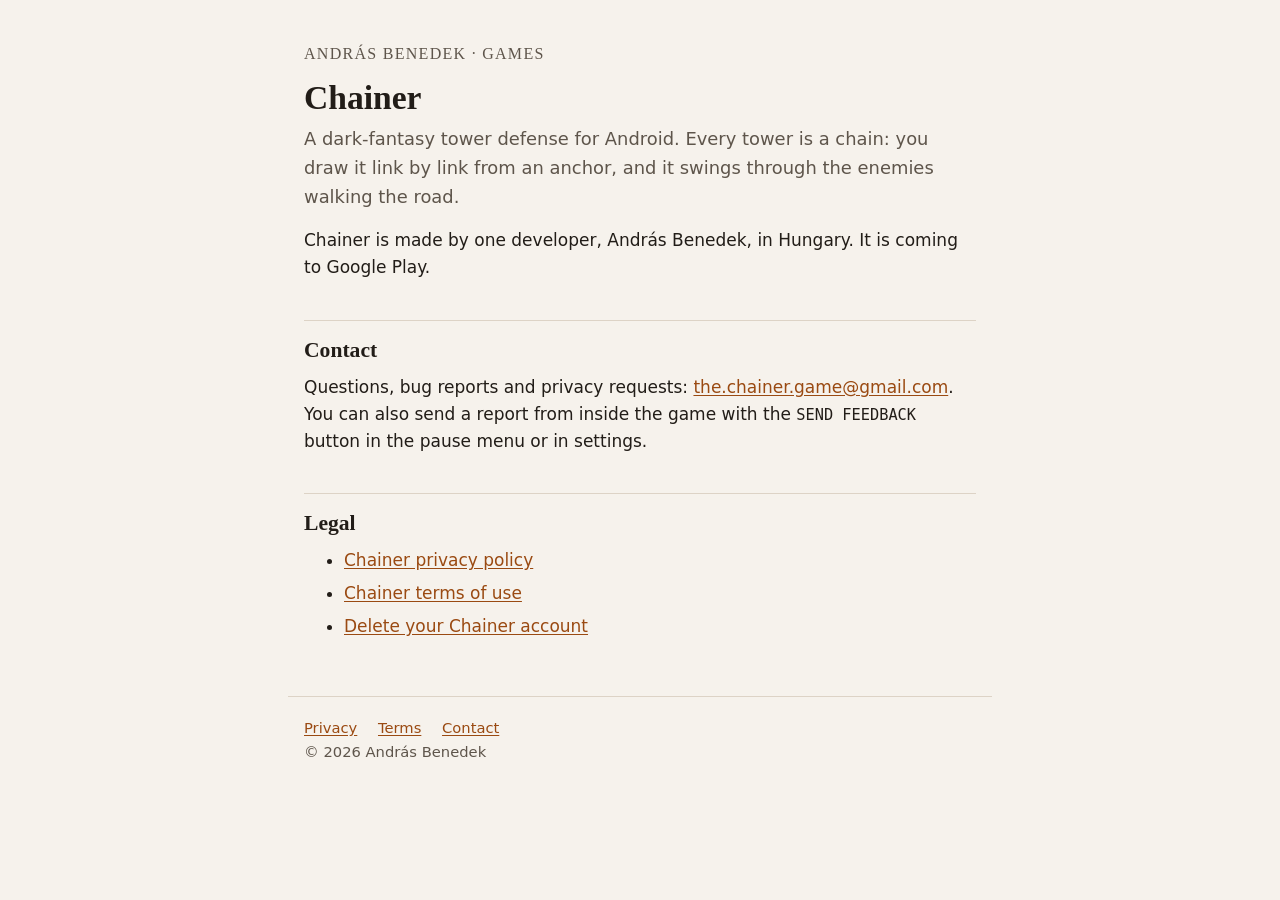
<file: index.html>
<!doctype html>
<html lang="en">
<head>
<meta charset="utf-8">
<meta name="viewport" content="width=device-width, initial-scale=1">
<title>Chainer</title>
<meta name="description" content="Chainer, a dark-fantasy tower defense game for Android where every tower is a chain you draw.">
<link rel="stylesheet" href="/style.css">
</head>
<body>
<header>
  <a class="site" href="/">András Benedek · games</a>
</header>
<main>
  <h1>Chainer</h1>
  <p class="lede">A dark-fantasy tower defense for Android. Every tower is a chain: you draw it link by link from an anchor, and it swings through the enemies walking the road.</p>
  <p>Chainer is made by one developer, András Benedek, in Hungary. It is coming to Google Play.</p>

  <h2>Contact</h2>
  <p>Questions, bug reports and privacy requests: <a href="mailto:the.chainer.game@gmail.com">the.chainer.game@gmail.com</a>. You can also send a report from inside the game with the <span class="ui">SEND FEEDBACK</span> button in the pause menu or in settings.</p>

  <h2>Legal</h2>
  <ul>
    <li><a href="/chainer/privacy.html">Chainer privacy policy</a></li>
    <li><a href="/chainer/terms.html">Chainer terms of use</a></li>
    <li><a href="/chainer/delete-account.html">Delete your Chainer account</a></li>
  </ul>
</main>
<footer>
  <a href="/chainer/privacy.html">Privacy</a>
  <a href="/chainer/terms.html">Terms</a>
  <a href="mailto:the.chainer.game@gmail.com">Contact</a>
  <p>© 2026 András Benedek</p>
</footer>
</body>
</html>
</file>
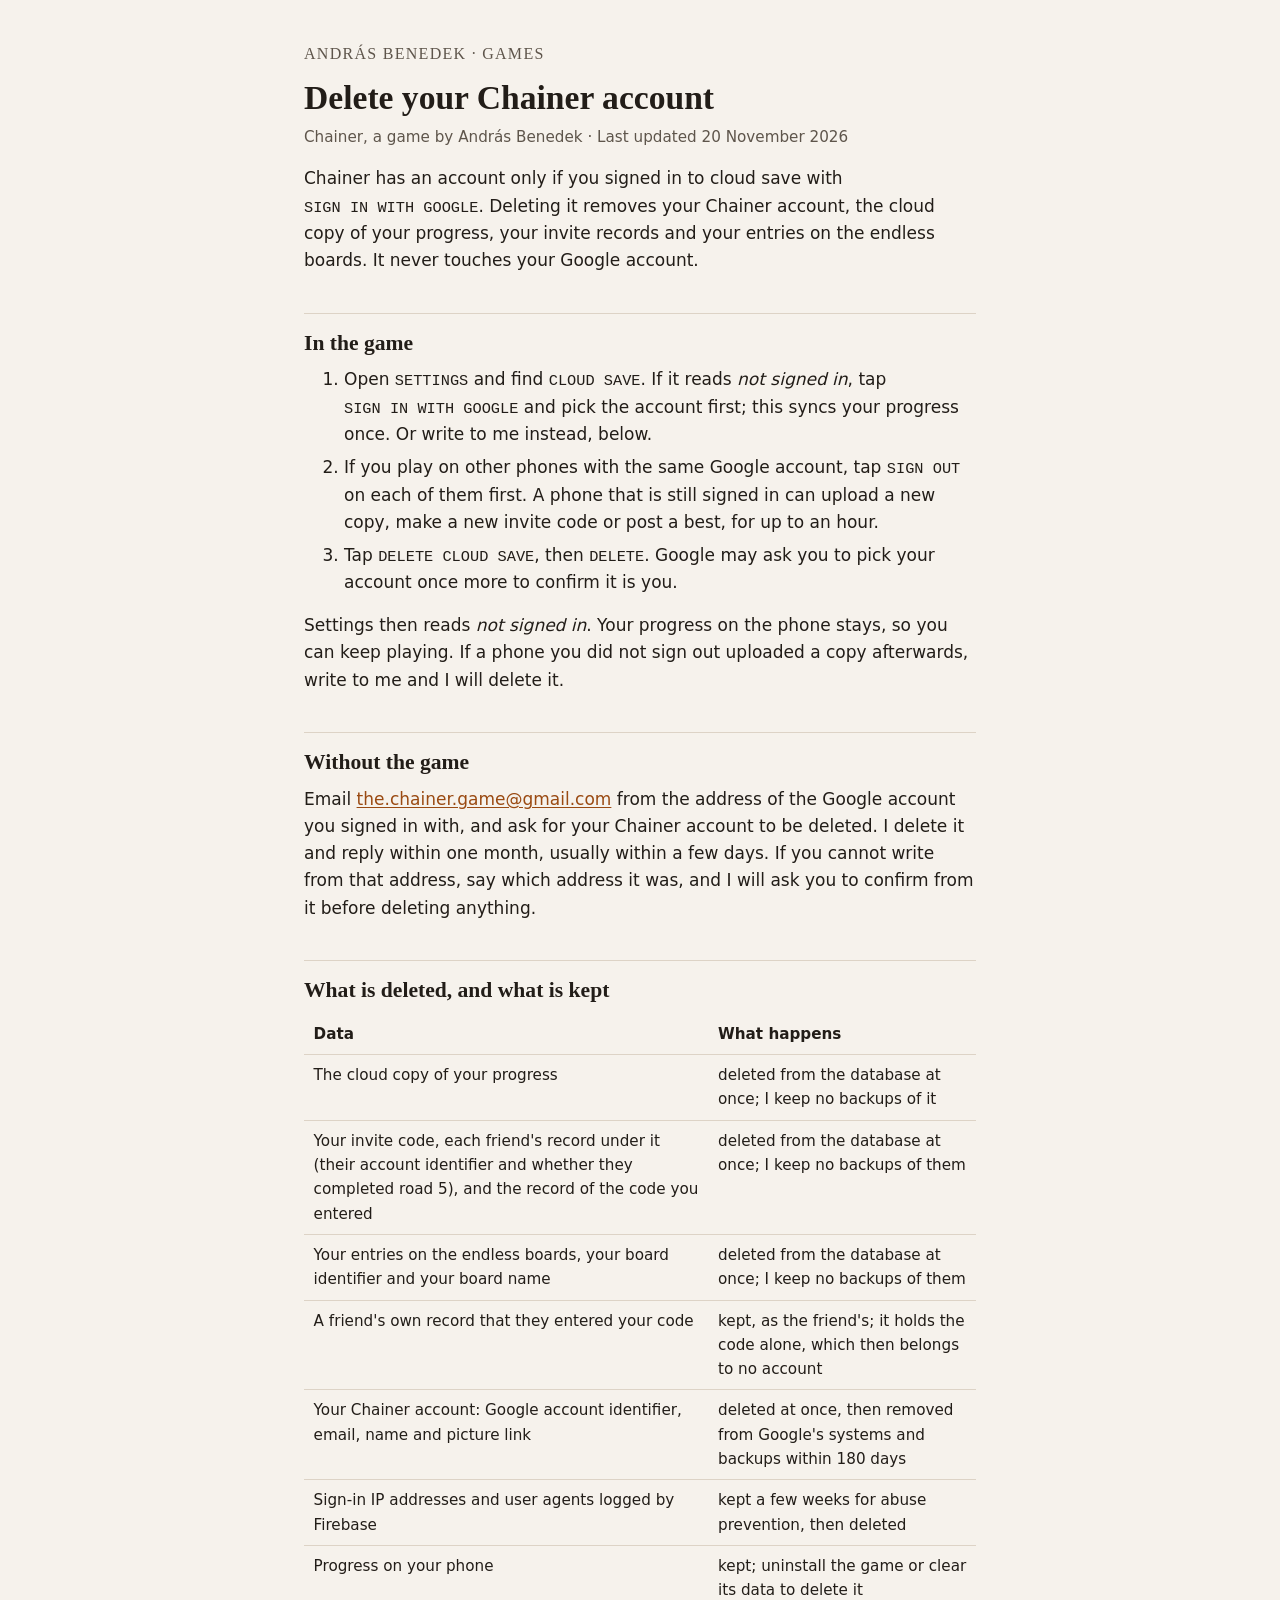
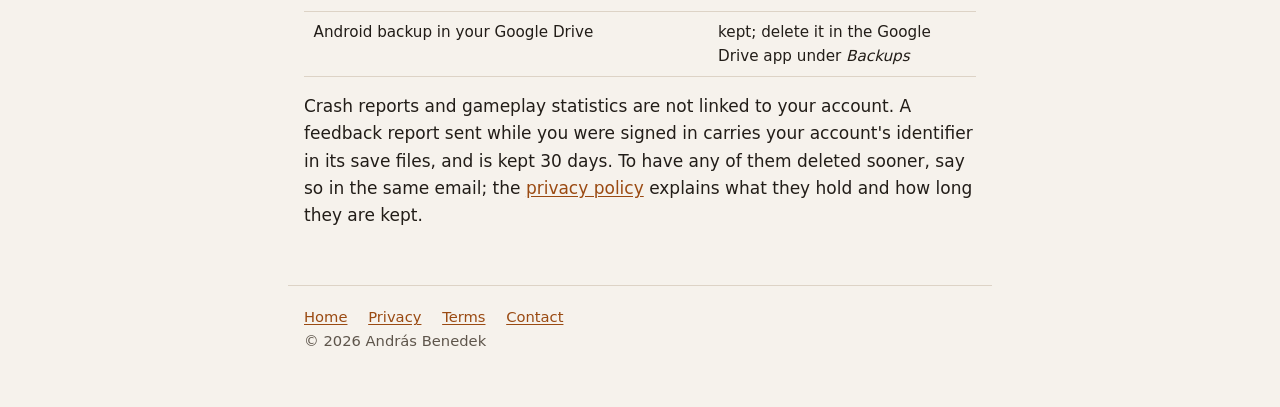
<file: chainer/delete-account.html>
<!doctype html>
<html lang="en">
<head>
<meta charset="utf-8">
<meta name="viewport" content="width=device-width, initial-scale=1">
<title>Delete your Chainer account</title>
<meta name="description" content="How to delete your Chainer cloud-save account and the cloud copy of your progress, in the game or by email.">
<link rel="stylesheet" href="/style.css">
</head>
<body>
<header>
  <a class="site" href="/">András Benedek · games</a>
</header>
<main>
  <h1>Delete your Chainer account</h1>
  <p class="meta">Chainer, a game by András Benedek · Last updated 20 November 2026</p>

  <p>Chainer has an account only if you signed in to cloud save with <span class="ui">SIGN IN WITH GOOGLE</span>. Deleting it removes your Chainer account, the cloud copy of your progress, your invite records and your entries on the endless boards. It never touches your Google account.</p>

  <h2>In the game</h2>
  <ol>
    <li>Open <span class="ui">SETTINGS</span> and find <span class="ui">CLOUD SAVE</span>. If it reads <em>not signed in</em>, tap <span class="ui">SIGN IN WITH GOOGLE</span> and pick the account first; this syncs your progress once. Or write to me instead, below.</li>
    <li>If you play on other phones with the same Google account, tap <span class="ui">SIGN OUT</span> on each of them first. A phone that is still signed in can upload a new copy, make a new invite code or post a best, for up to an hour.</li>
    <li>Tap <span class="ui">DELETE CLOUD SAVE</span>, then <span class="ui">DELETE</span>. Google may ask you to pick your account once more to confirm it is you.</li>
  </ol>
  <p>Settings then reads <em>not signed in</em>. Your progress on the phone stays, so you can keep playing. If a phone you did not sign out uploaded a copy afterwards, write to me and I will delete it.</p>

  <h2>Without the game</h2>
  <p>Email <a href="mailto:the.chainer.game@gmail.com?subject=Delete%20my%20Chainer%20account">the.chainer.game@gmail.com</a> from the address of the Google account you signed in with, and ask for your Chainer account to be deleted. I delete it and reply within one month, usually within a few days. If you cannot write from that address, say which address it was, and I will ask you to confirm from it before deleting anything.</p>

  <h2>What is deleted, and what is kept</h2>
  <div class="table-wrap">
    <table>
      <thead><tr><th>Data</th><th>What happens</th></tr></thead>
      <tbody>
        <tr><td>The cloud copy of your progress</td><td>deleted from the database at once; I keep no backups of it</td></tr>
        <tr><td>Your invite code, each friend's record under it (their account identifier and whether they completed road 5), and the record of the code you entered</td><td>deleted from the database at once; I keep no backups of them</td></tr>
        <tr><td>Your entries on the endless boards, your board identifier and your board name</td><td>deleted from the database at once; I keep no backups of them</td></tr>
        <tr><td>A friend's own record that they entered your code</td><td>kept, as the friend's; it holds the code alone, which then belongs to no account</td></tr>
        <tr><td>Your Chainer account: Google account identifier, email, name and picture link</td><td>deleted at once, then removed from Google's systems and backups within 180 days</td></tr>
        <tr><td>Sign-in IP addresses and user agents logged by Firebase</td><td>kept a few weeks for abuse prevention, then deleted</td></tr>
        <tr><td>Progress on your phone</td><td>kept; uninstall the game or clear its data to delete it</td></tr>
        <tr><td>Android backup in your Google Drive</td><td>kept; delete it in the Google Drive app under <em>Backups</em></td></tr>
      </tbody>
    </table>
  </div>
  <p>Crash reports and gameplay statistics are not linked to your account. A feedback report sent while you were signed in carries your account's identifier in its save files, and is kept 30 days. To have any of them deleted sooner, say so in the same email; the <a href="/chainer/privacy.html">privacy policy</a> explains what they hold and how long they are kept.</p>
</main>
<footer>
  <a href="/">Home</a>
  <a href="/chainer/privacy.html">Privacy</a>
  <a href="/chainer/terms.html">Terms</a>
  <a href="mailto:the.chainer.game@gmail.com">Contact</a>
  <p>© 2026 András Benedek</p>
</footer>
</body>
</html>
</file>
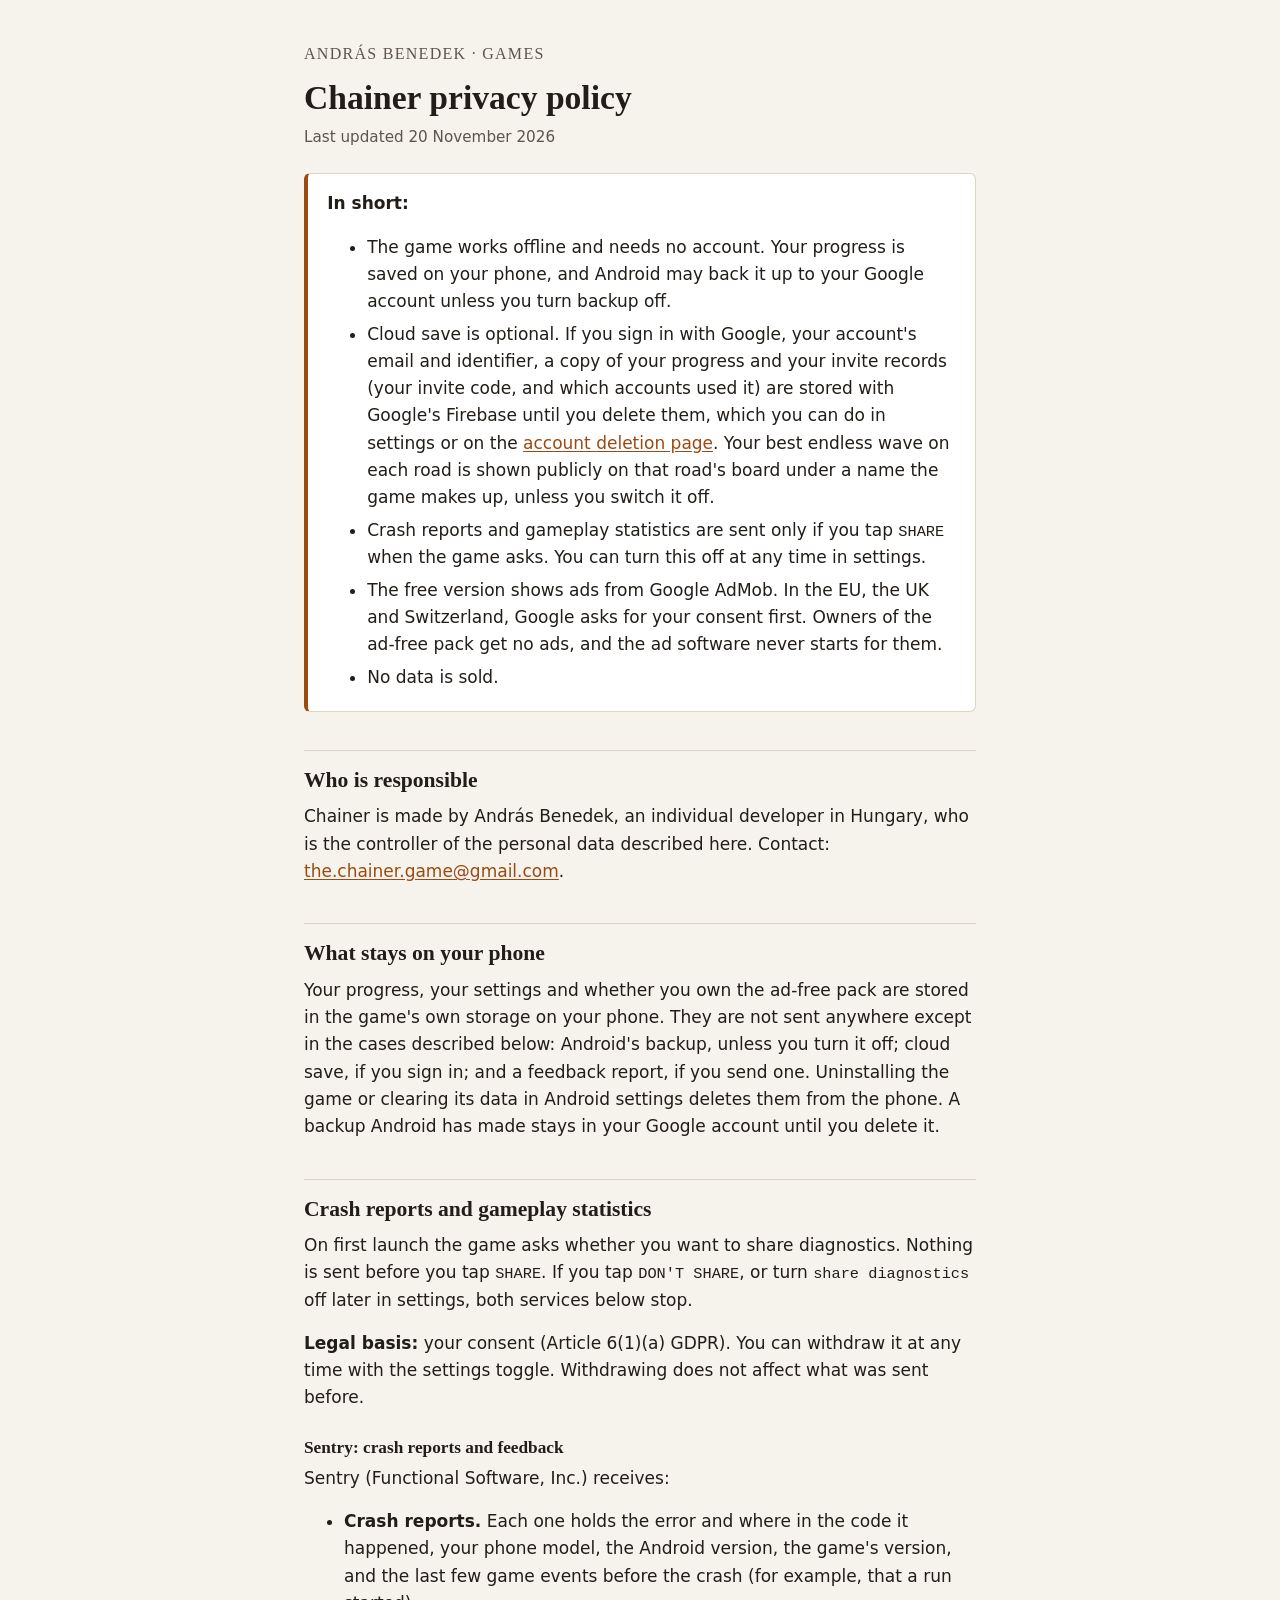
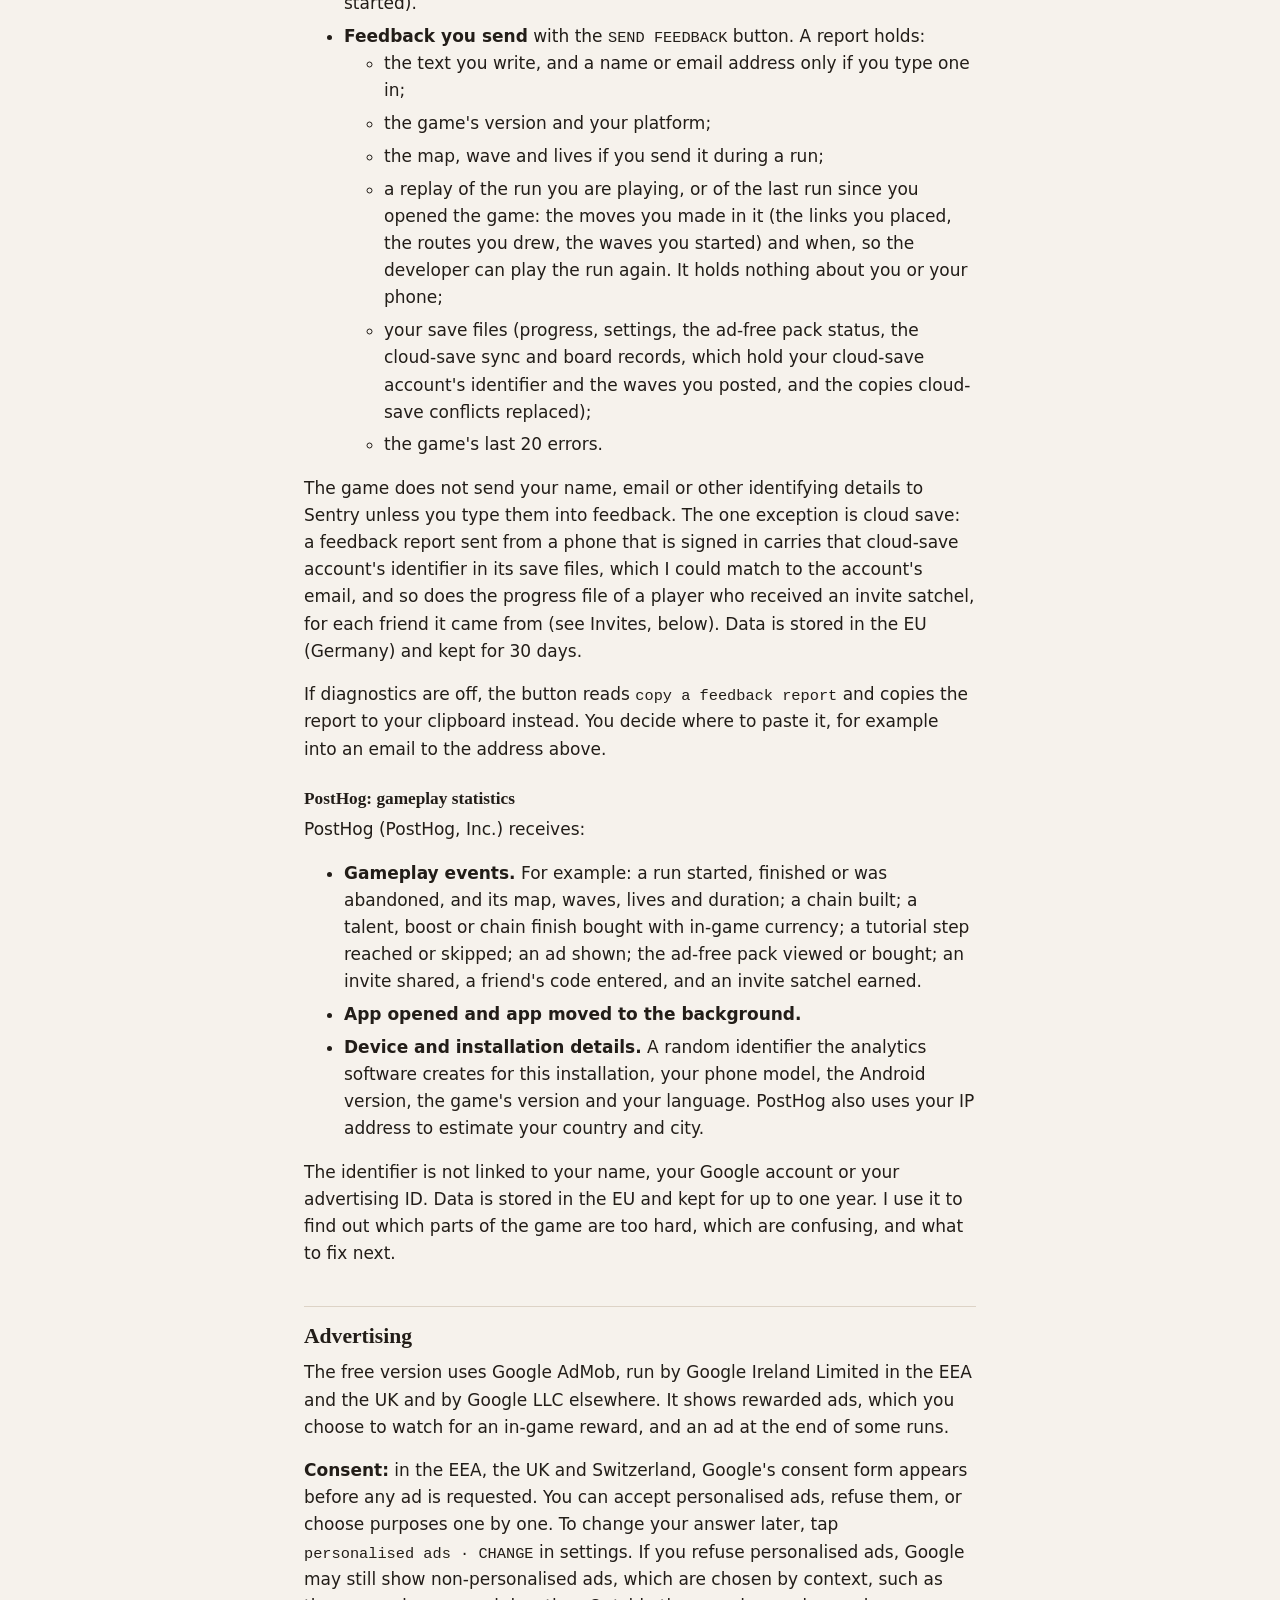
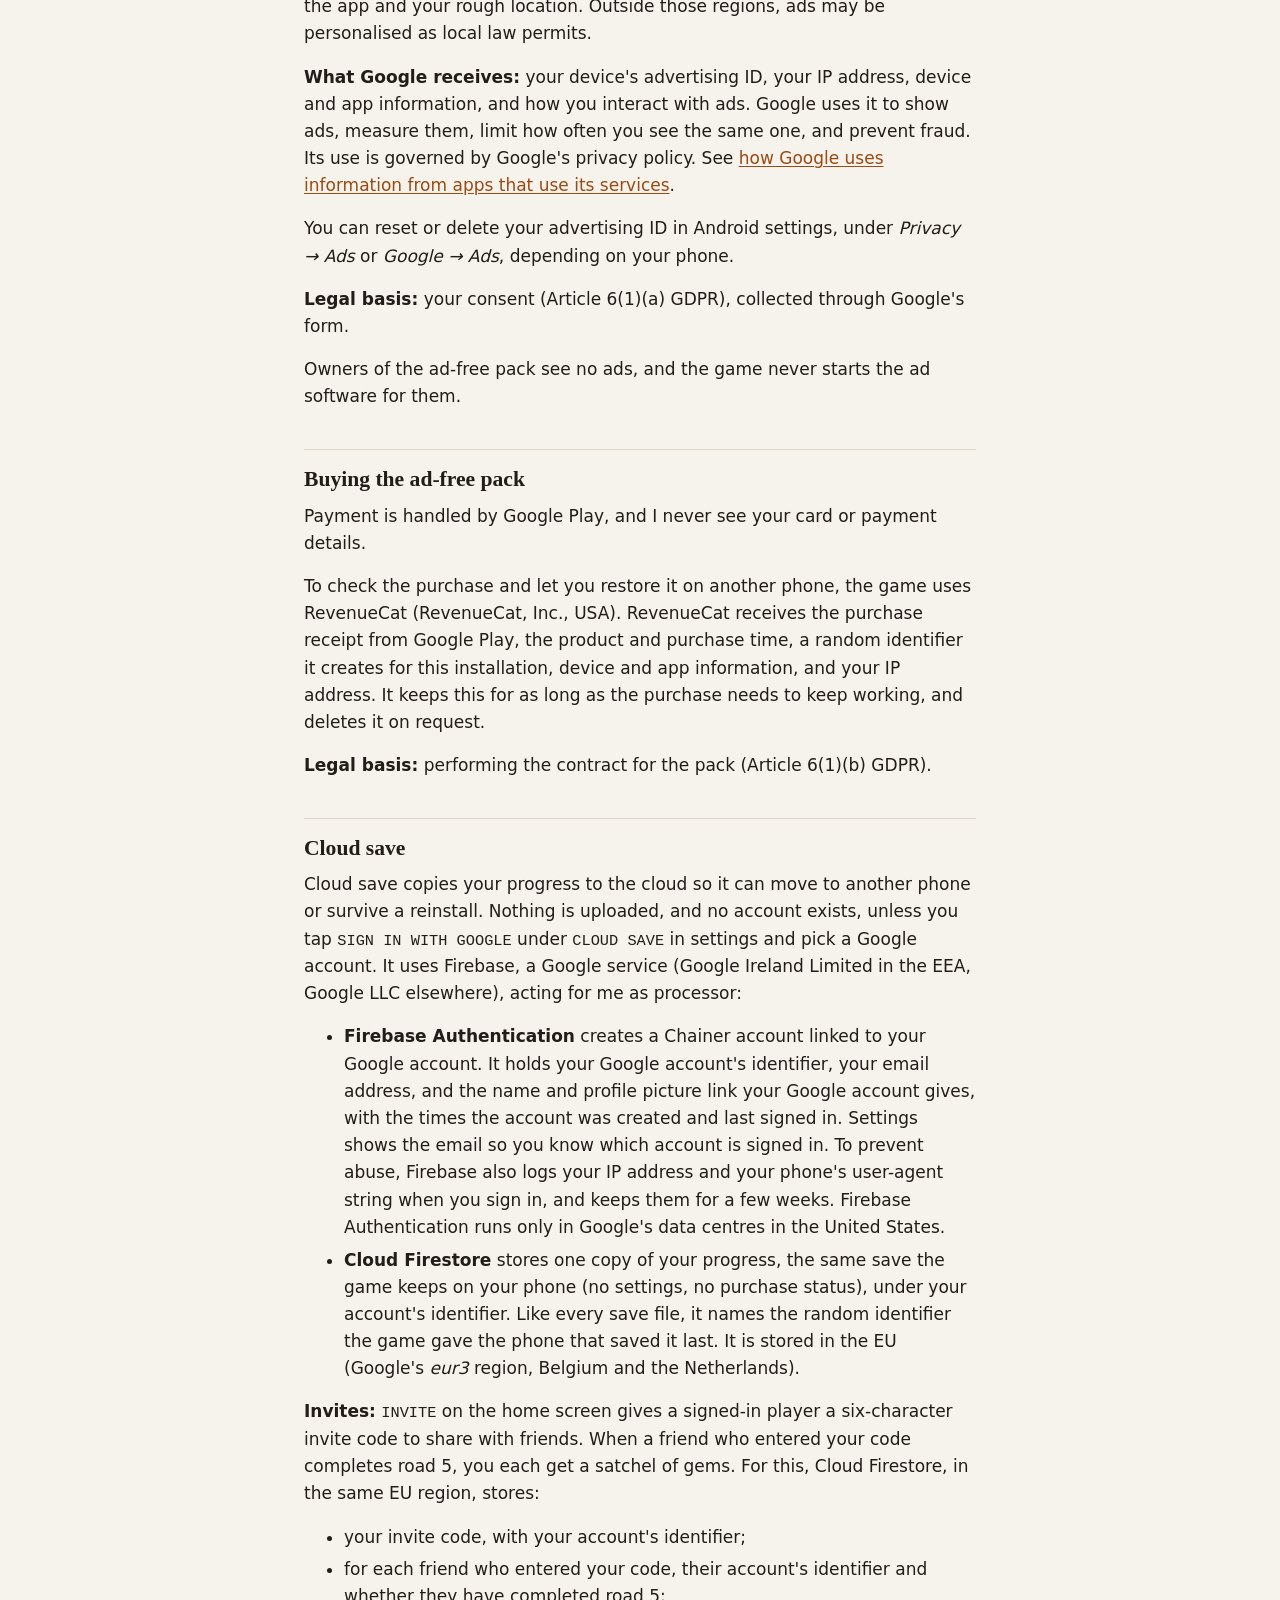
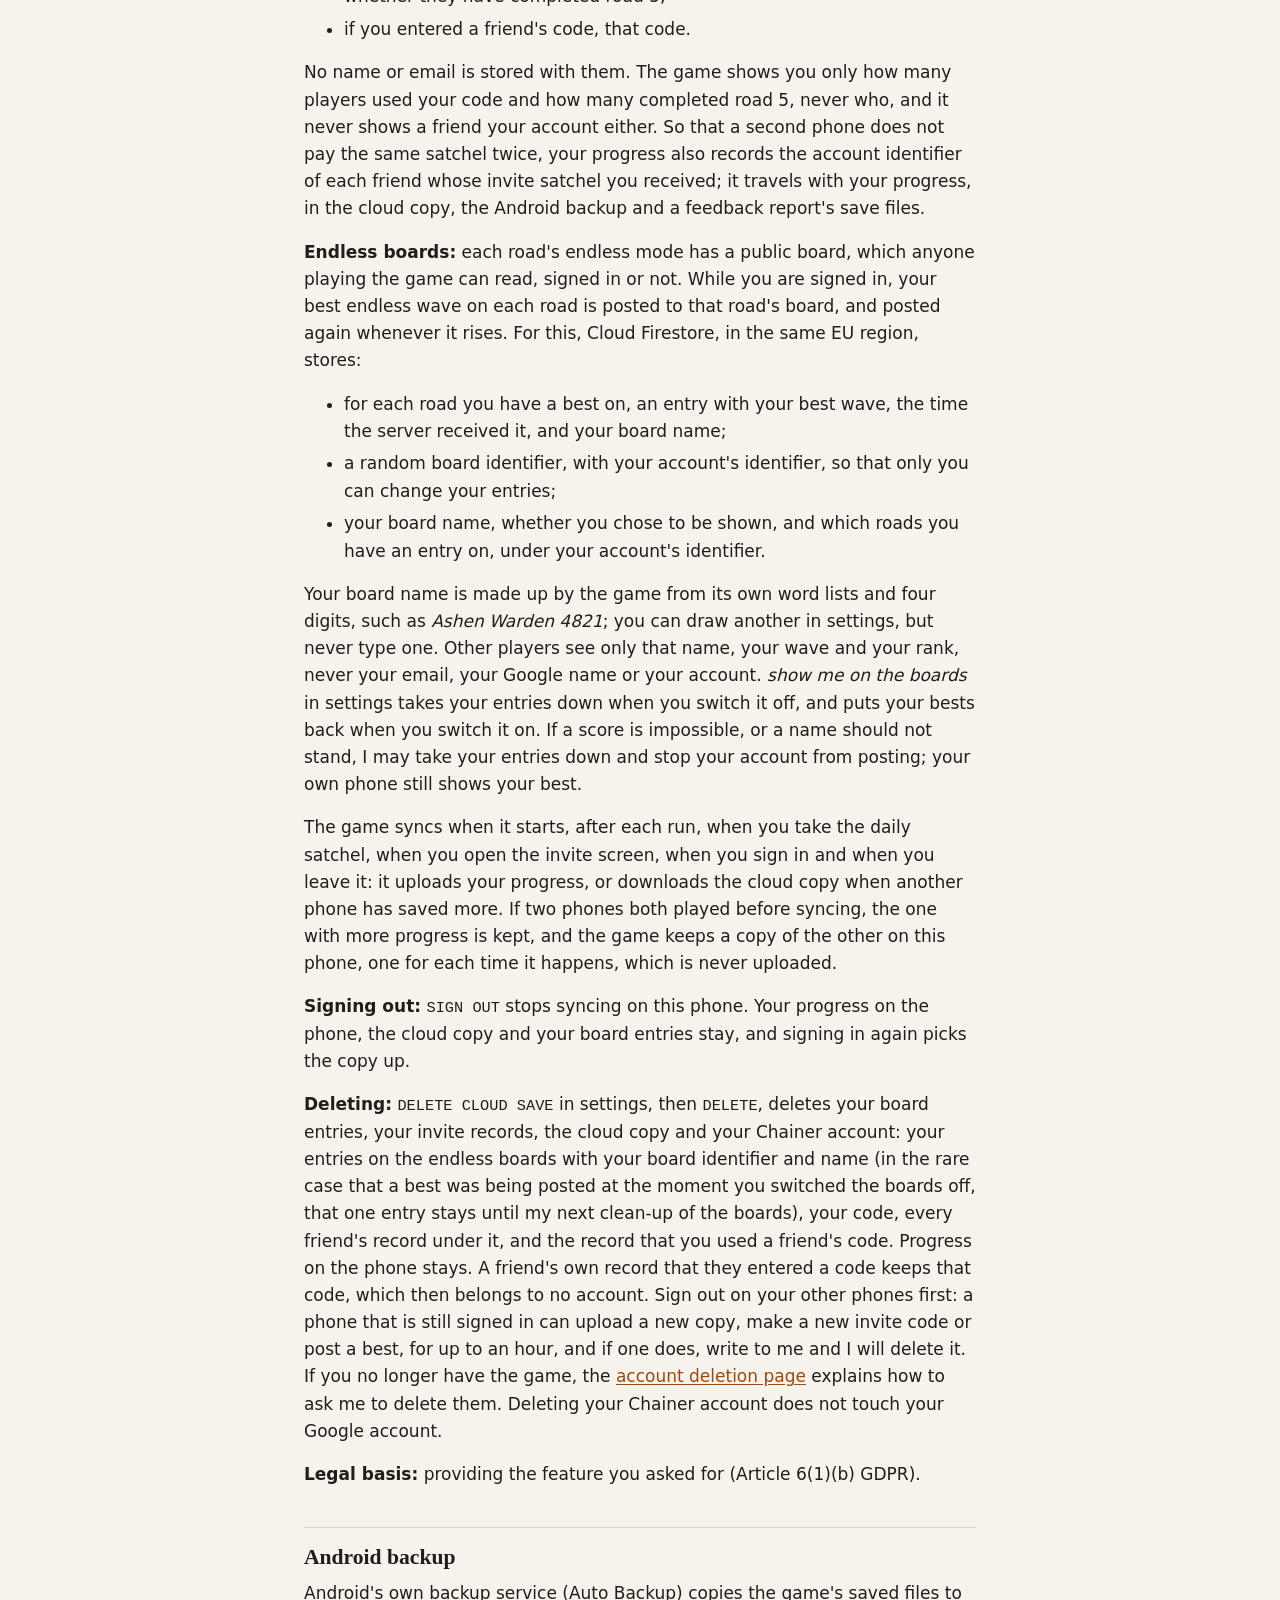
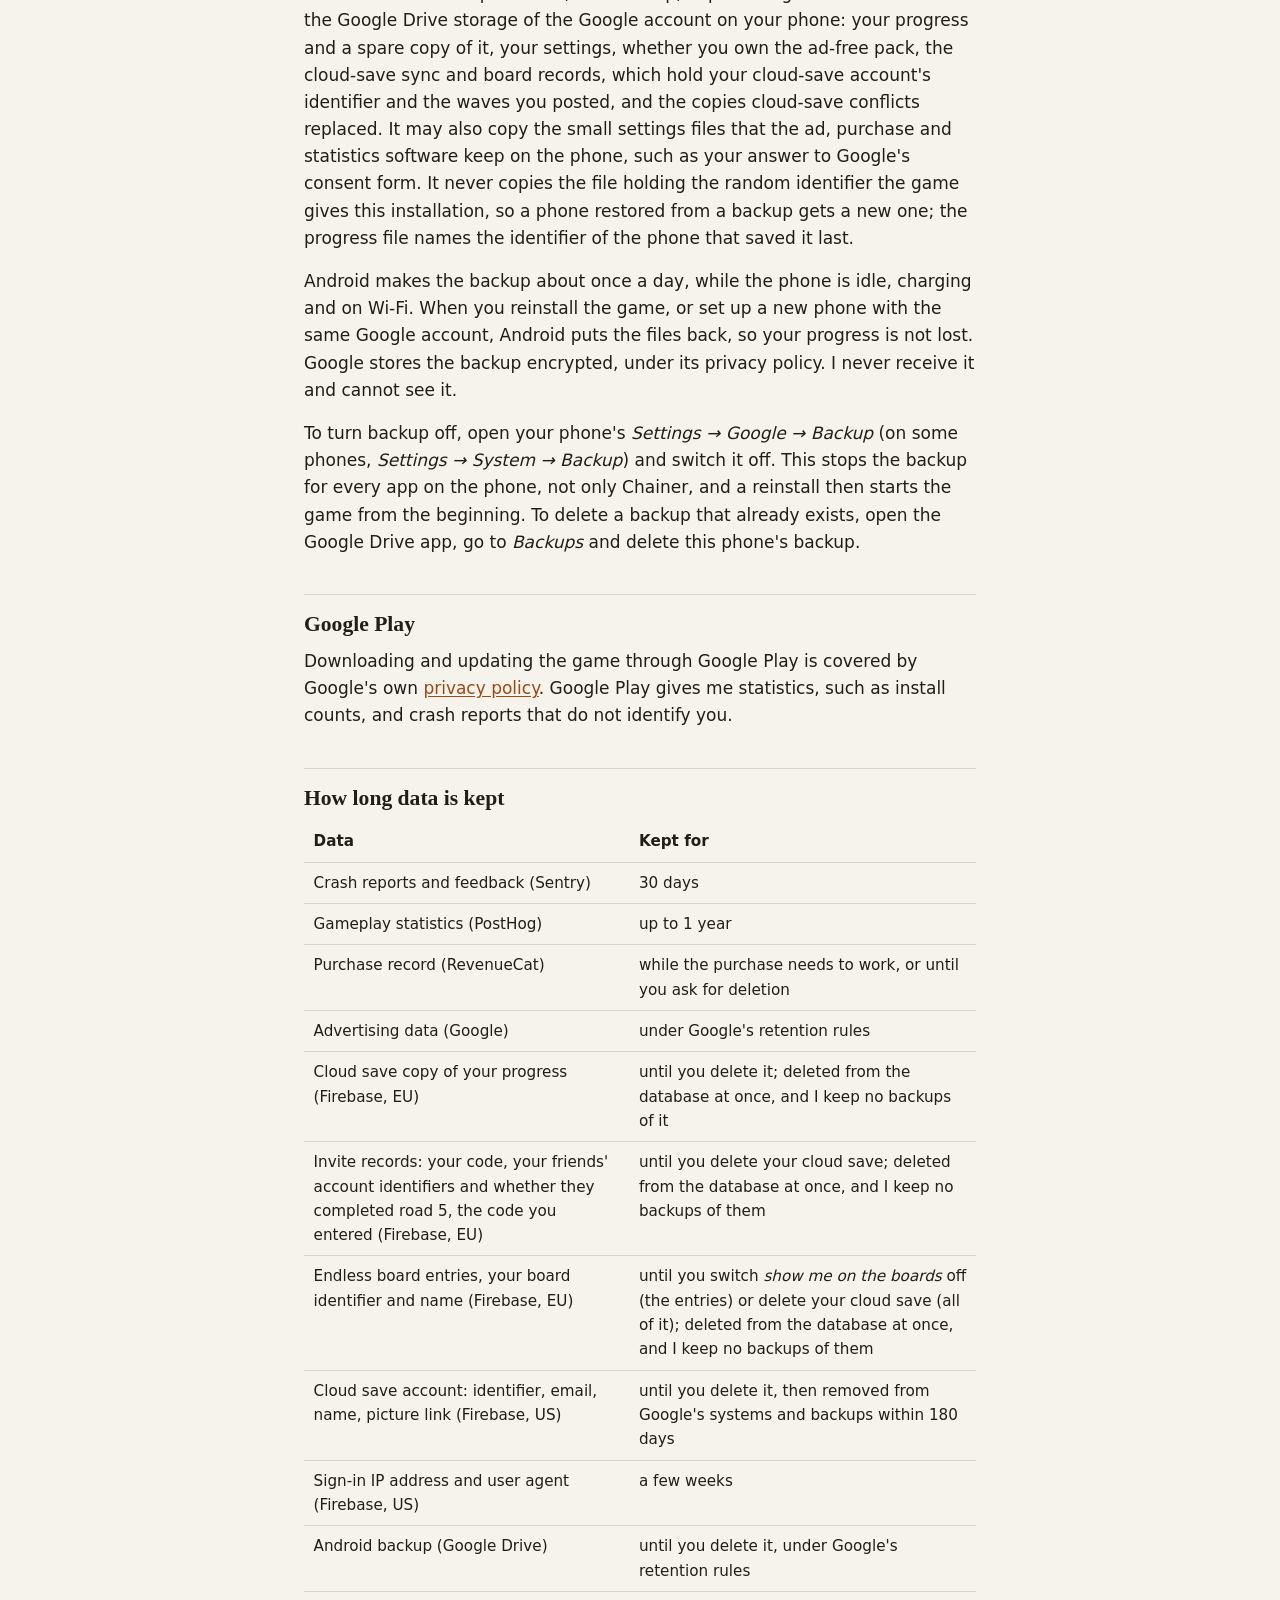
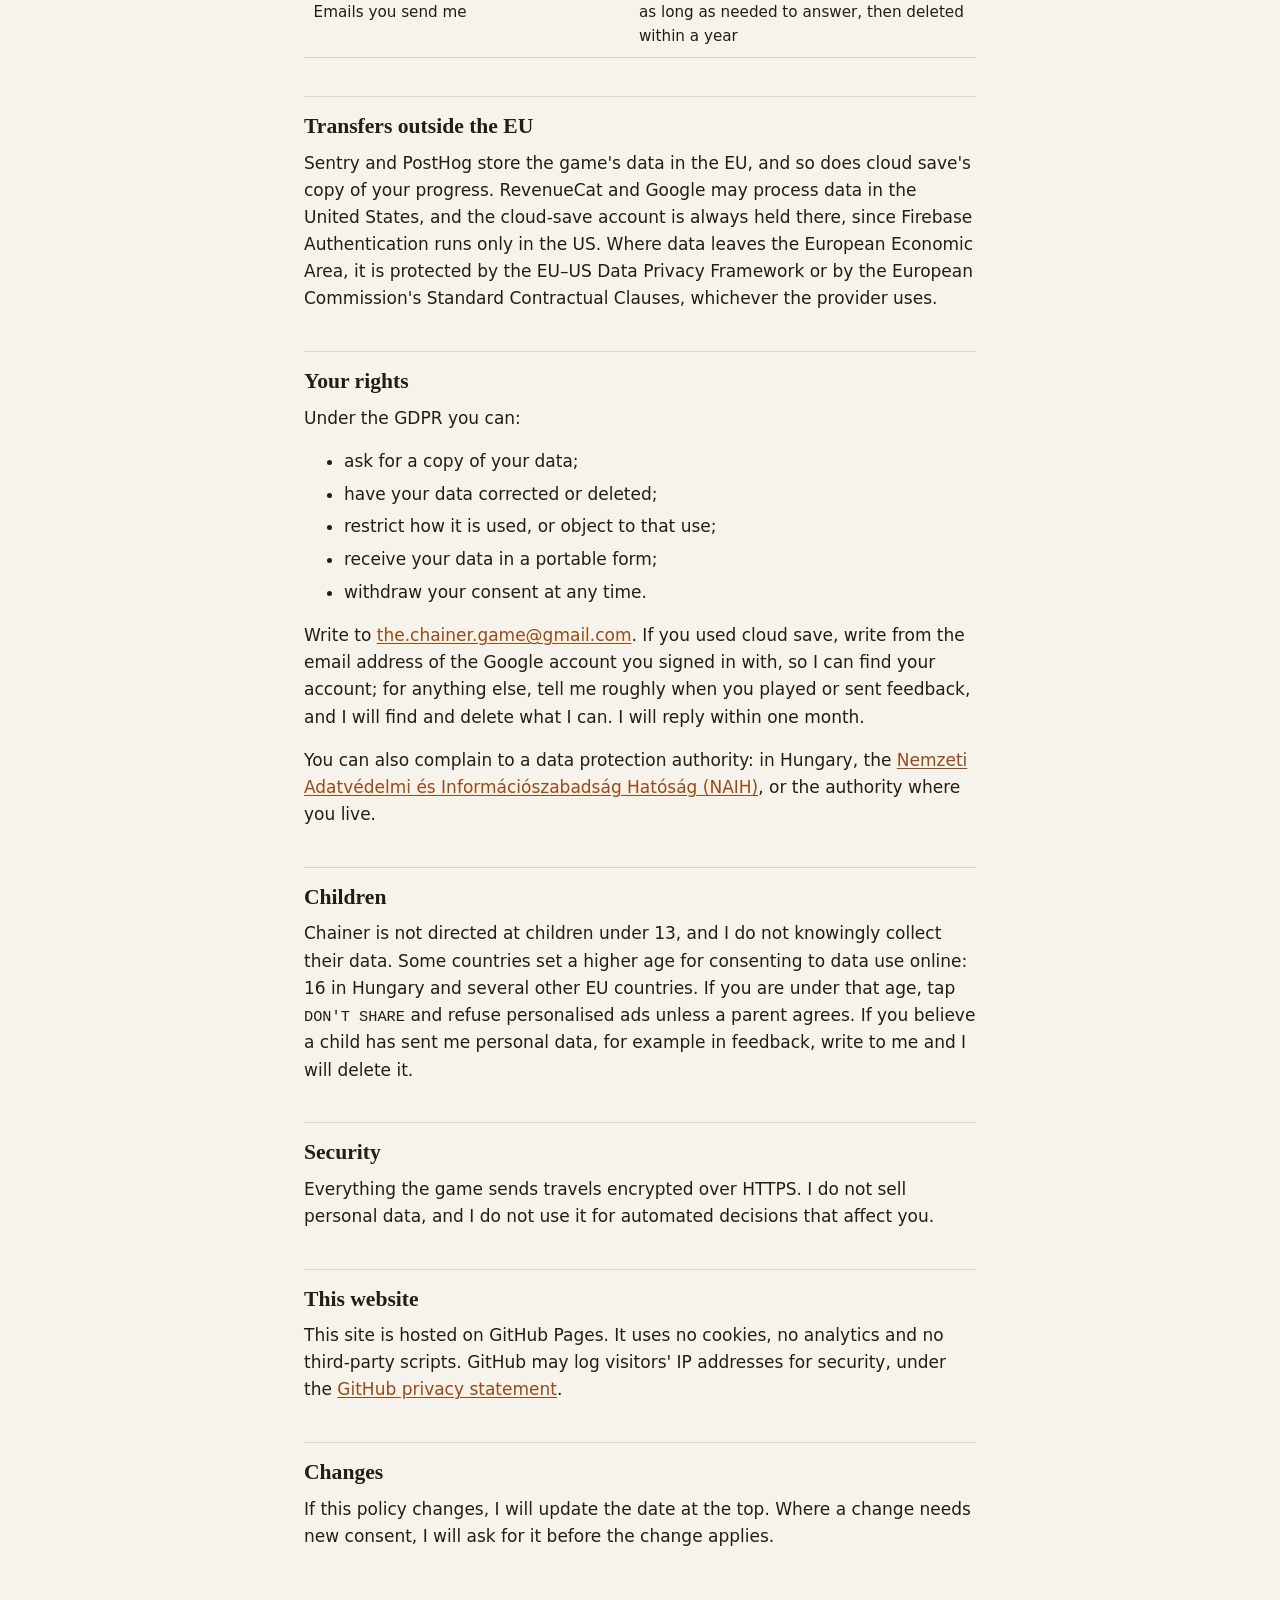
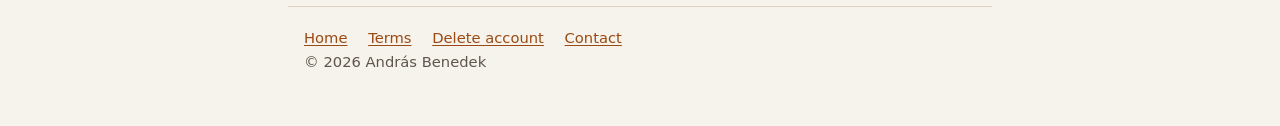
<file: chainer/privacy.html>
<!doctype html>
<html lang="en">
<head>
<meta charset="utf-8">
<meta name="viewport" content="width=device-width, initial-scale=1">
<title>Chainer Privacy Policy</title>
<meta name="description" content="What data the Chainer game collects, why, who receives it, and how to change your choices.">
<link rel="stylesheet" href="/style.css">
</head>
<body>
<header>
  <a class="site" href="/">András Benedek · games</a>
</header>
<main>
  <h1>Chainer privacy policy</h1>
  <p class="meta">Last updated 20 November 2026</p>

  <div class="summary">
    <p><strong>In short:</strong></p>
    <ul>
      <li>The game works offline and needs no account. Your progress is saved on your phone, and Android may back it up to your Google account unless you turn backup off.</li>
      <li>Cloud save is optional. If you sign in with Google, your account's email and identifier, a copy of your progress and your invite records (your invite code, and which accounts used it) are stored with Google's Firebase until you delete them, which you can do in settings or on the <a href="/chainer/delete-account.html">account deletion page</a>. Your best endless wave on each road is shown publicly on that road's board under a name the game makes up, unless you switch it off.</li>
      <li>Crash reports and gameplay statistics are sent only if you tap <span class="ui">SHARE</span> when the game asks. You can turn this off at any time in settings.</li>
      <li>The free version shows ads from Google AdMob. In the EU, the UK and Switzerland, Google asks for your consent first. Owners of the ad-free pack get no ads, and the ad software never starts for them.</li>
      <li>No data is sold.</li>
    </ul>
  </div>

  <h2>Who is responsible</h2>
  <p>Chainer is made by András Benedek, an individual developer in Hungary, who is the controller of the personal data described here. Contact: <a href="mailto:the.chainer.game@gmail.com">the.chainer.game@gmail.com</a>.</p>

  <h2>What stays on your phone</h2>
  <p>Your progress, your settings and whether you own the ad-free pack are stored in the game's own storage on your phone. They are not sent anywhere except in the cases described below: Android's backup, unless you turn it off; cloud save, if you sign in; and a feedback report, if you send one. Uninstalling the game or clearing its data in Android settings deletes them from the phone. A backup Android has made stays in your Google account until you delete it.</p>

  <h2>Crash reports and gameplay statistics</h2>
  <p>On first launch the game asks whether you want to share diagnostics. Nothing is sent before you tap <span class="ui">SHARE</span>. If you tap <span class="ui">DON'T SHARE</span>, or turn <span class="ui">share diagnostics</span> off later in settings, both services below stop.</p>
  <p><strong>Legal basis:</strong> your consent (Article 6(1)(a) GDPR). You can withdraw it at any time with the settings toggle. Withdrawing does not affect what was sent before.</p>

  <h3>Sentry: crash reports and feedback</h3>
  <p>Sentry (Functional Software, Inc.) receives:</p>
  <ul>
    <li><strong>Crash reports.</strong> Each one holds the error and where in the code it happened, your phone model, the Android version, the game's version, and the last few game events before the crash (for example, that a run started).</li>
    <li><strong>Feedback you send</strong> with the <span class="ui">SEND FEEDBACK</span> button. A report holds:
      <ul>
        <li>the text you write, and a name or email address only if you type one in;</li>
        <li>the game's version and your platform;</li>
        <li>the map, wave and lives if you send it during a run;</li>
        <li>a replay of the run you are playing, or of the last run since you opened the game: the moves you made in it (the links you placed, the routes you drew, the waves you started) and when, so the developer can play the run again. It holds nothing about you or your phone;</li>
        <li>your save files (progress, settings, the ad-free pack status, the cloud-save sync and board records, which hold your cloud-save account's identifier and the waves you posted, and the copies cloud-save conflicts replaced);</li>
        <li>the game's last 20 errors.</li>
      </ul>
    </li>
  </ul>
  <p>The game does not send your name, email or other identifying details to Sentry unless you type them into feedback. The one exception is cloud save: a feedback report sent from a phone that is signed in carries that cloud-save account's identifier in its save files, which I could match to the account's email, and so does the progress file of a player who received an invite satchel, for each friend it came from (see Invites, below). Data is stored in the EU (Germany) and kept for 30 days.</p>
  <p>If diagnostics are off, the button reads <span class="ui">copy a feedback report</span> and copies the report to your clipboard instead. You decide where to paste it, for example into an email to the address above.</p>

  <h3>PostHog: gameplay statistics</h3>
  <p>PostHog (PostHog, Inc.) receives:</p>
  <ul>
    <li><strong>Gameplay events.</strong> For example: a run started, finished or was abandoned, and its map, waves, lives and duration; a chain built; a talent, boost or chain finish bought with in-game currency; a tutorial step reached or skipped; an ad shown; the ad-free pack viewed or bought; an invite shared, a friend's code entered, and an invite satchel earned.</li>
    <li><strong>App opened and app moved to the background.</strong></li>
    <li><strong>Device and installation details.</strong> A random identifier the analytics software creates for this installation, your phone model, the Android version, the game's version and your language. PostHog also uses your IP address to estimate your country and city.</li>
  </ul>
  <p>The identifier is not linked to your name, your Google account or your advertising ID. Data is stored in the EU and kept for up to one year. I use it to find out which parts of the game are too hard, which are confusing, and what to fix next.</p>

  <h2>Advertising</h2>
  <p>The free version uses Google AdMob, run by Google Ireland Limited in the EEA and the UK and by Google LLC elsewhere. It shows rewarded ads, which you choose to watch for an in-game reward, and an ad at the end of some runs.</p>
  <p><strong>Consent:</strong> in the EEA, the UK and Switzerland, Google's consent form appears before any ad is requested. You can accept personalised ads, refuse them, or choose purposes one by one. To change your answer later, tap <span class="ui">personalised ads · CHANGE</span> in settings. If you refuse personalised ads, Google may still show non-personalised ads, which are chosen by context, such as the app and your rough location. Outside those regions, ads may be personalised as local law permits.</p>
  <p><strong>What Google receives:</strong> your device's advertising ID, your IP address, device and app information, and how you interact with ads. Google uses it to show ads, measure them, limit how often you see the same one, and prevent fraud. Its use is governed by Google's privacy policy. See <a href="https://policies.google.com/technologies/partner-sites">how Google uses information from apps that use its services</a>.</p>
  <p>You can reset or delete your advertising ID in Android settings, under <em>Privacy → Ads</em> or <em>Google → Ads</em>, depending on your phone.</p>
  <p><strong>Legal basis:</strong> your consent (Article 6(1)(a) GDPR), collected through Google's form.</p>
  <p>Owners of the ad-free pack see no ads, and the game never starts the ad software for them.</p>

  <h2>Buying the ad-free pack</h2>
  <p>Payment is handled by Google Play, and I never see your card or payment details.</p>
  <p>To check the purchase and let you restore it on another phone, the game uses RevenueCat (RevenueCat, Inc., USA). RevenueCat receives the purchase receipt from Google Play, the product and purchase time, a random identifier it creates for this installation, device and app information, and your IP address. It keeps this for as long as the purchase needs to keep working, and deletes it on request.</p>
  <p><strong>Legal basis:</strong> performing the contract for the pack (Article 6(1)(b) GDPR).</p>

  <h2>Cloud save</h2>
  <p>Cloud save copies your progress to the cloud so it can move to another phone or survive a reinstall. Nothing is uploaded, and no account exists, unless you tap <span class="ui">SIGN IN WITH GOOGLE</span> under <span class="ui">CLOUD SAVE</span> in settings and pick a Google account. It uses Firebase, a Google service (Google Ireland Limited in the EEA, Google LLC elsewhere), acting for me as processor:</p>
  <ul>
    <li><strong>Firebase Authentication</strong> creates a Chainer account linked to your Google account. It holds your Google account's identifier, your email address, and the name and profile picture link your Google account gives, with the times the account was created and last signed in. Settings shows the email so you know which account is signed in. To prevent abuse, Firebase also logs your IP address and your phone's user-agent string when you sign in, and keeps them for a few weeks. Firebase Authentication runs only in Google's data centres in the United States.</li>
    <li><strong>Cloud Firestore</strong> stores one copy of your progress, the same save the game keeps on your phone (no settings, no purchase status), under your account's identifier. Like every save file, it names the random identifier the game gave the phone that saved it last. It is stored in the EU (Google's <em>eur3</em> region, Belgium and the Netherlands).</li>
  </ul>
  <p><strong>Invites:</strong> <span class="ui">INVITE</span> on the home screen gives a signed-in player a six-character invite code to share with friends. When a friend who entered your code completes road 5, you each get a satchel of gems. For this, Cloud Firestore, in the same EU region, stores:</p>
  <ul>
    <li>your invite code, with your account's identifier;</li>
    <li>for each friend who entered your code, their account's identifier and whether they have completed road 5;</li>
    <li>if you entered a friend's code, that code.</li>
  </ul>
  <p>No name or email is stored with them. The game shows you only how many players used your code and how many completed road 5, never who, and it never shows a friend your account either. So that a second phone does not pay the same satchel twice, your progress also records the account identifier of each friend whose invite satchel you received; it travels with your progress, in the cloud copy, the Android backup and a feedback report's save files.</p>
  <p><strong>Endless boards:</strong> each road's endless mode has a public board, which anyone playing the game can read, signed in or not. While you are signed in, your best endless wave on each road is posted to that road's board, and posted again whenever it rises. For this, Cloud Firestore, in the same EU region, stores:</p>
  <ul>
    <li>for each road you have a best on, an entry with your best wave, the time the server received it, and your board name;</li>
    <li>a random board identifier, with your account's identifier, so that only you can change your entries;</li>
    <li>your board name, whether you chose to be shown, and which roads you have an entry on, under your account's identifier.</li>
  </ul>
  <p>Your board name is made up by the game from its own word lists and four digits, such as <em>Ashen Warden 4821</em>; you can draw another in settings, but never type one. Other players see only that name, your wave and your rank, never your email, your Google name or your account. <em>show me on the boards</em> in settings takes your entries down when you switch it off, and puts your bests back when you switch it on. If a score is impossible, or a name should not stand, I may take your entries down and stop your account from posting; your own phone still shows your best.</p>
  <p>The game syncs when it starts, after each run, when you take the daily satchel, when you open the invite screen, when you sign in and when you leave it: it uploads your progress, or downloads the cloud copy when another phone has saved more. If two phones both played before syncing, the one with more progress is kept, and the game keeps a copy of the other on this phone, one for each time it happens, which is never uploaded.</p>
  <p><strong>Signing out:</strong> <span class="ui">SIGN OUT</span> stops syncing on this phone. Your progress on the phone, the cloud copy and your board entries stay, and signing in again picks the copy up.</p>
  <p><strong>Deleting:</strong> <span class="ui">DELETE CLOUD SAVE</span> in settings, then <span class="ui">DELETE</span>, deletes your board entries, your invite records, the cloud copy and your Chainer account: your entries on the endless boards with your board identifier and name (in the rare case that a best was being posted at the moment you switched the boards off, that one entry stays until my next clean-up of the boards), your code, every friend's record under it, and the record that you used a friend's code. Progress on the phone stays. A friend's own record that they entered a code keeps that code, which then belongs to no account. Sign out on your other phones first: a phone that is still signed in can upload a new copy, make a new invite code or post a best, for up to an hour, and if one does, write to me and I will delete it. If you no longer have the game, the <a href="/chainer/delete-account.html">account deletion page</a> explains how to ask me to delete them. Deleting your Chainer account does not touch your Google account.</p>
  <p><strong>Legal basis:</strong> providing the feature you asked for (Article 6(1)(b) GDPR).</p>

  <h2>Android backup</h2>
  <p>Android's own backup service (Auto Backup) copies the game's saved files to the Google Drive storage of the Google account on your phone: your progress and a spare copy of it, your settings, whether you own the ad-free pack, the cloud-save sync and board records, which hold your cloud-save account's identifier and the waves you posted, and the copies cloud-save conflicts replaced. It may also copy the small settings files that the ad, purchase and statistics software keep on the phone, such as your answer to Google's consent form. It never copies the file holding the random identifier the game gives this installation, so a phone restored from a backup gets a new one; the progress file names the identifier of the phone that saved it last.</p>
  <p>Android makes the backup about once a day, while the phone is idle, charging and on Wi-Fi. When you reinstall the game, or set up a new phone with the same Google account, Android puts the files back, so your progress is not lost. Google stores the backup encrypted, under its privacy policy. I never receive it and cannot see it.</p>
  <p>To turn backup off, open your phone's <em>Settings → Google → Backup</em> (on some phones, <em>Settings → System → Backup</em>) and switch it off. This stops the backup for every app on the phone, not only Chainer, and a reinstall then starts the game from the beginning. To delete a backup that already exists, open the Google Drive app, go to <em>Backups</em> and delete this phone's backup.</p>

  <h2>Google Play</h2>
  <p>Downloading and updating the game through Google Play is covered by Google's own <a href="https://policies.google.com/privacy">privacy policy</a>. Google Play gives me statistics, such as install counts, and crash reports that do not identify you.</p>

  <h2>How long data is kept</h2>
  <div class="table-wrap">
    <table>
      <thead><tr><th>Data</th><th>Kept for</th></tr></thead>
      <tbody>
        <tr><td>Crash reports and feedback (Sentry)</td><td>30 days</td></tr>
        <tr><td>Gameplay statistics (PostHog)</td><td>up to 1 year</td></tr>
        <tr><td>Purchase record (RevenueCat)</td><td>while the purchase needs to work, or until you ask for deletion</td></tr>
        <tr><td>Advertising data (Google)</td><td>under Google's retention rules</td></tr>
        <tr><td>Cloud save copy of your progress (Firebase, EU)</td><td>until you delete it; deleted from the database at once, and I keep no backups of it</td></tr>
        <tr><td>Invite records: your code, your friends' account identifiers and whether they completed road 5, the code you entered (Firebase, EU)</td><td>until you delete your cloud save; deleted from the database at once, and I keep no backups of them</td></tr>
        <tr><td>Endless board entries, your board identifier and name (Firebase, EU)</td><td>until you switch <em>show me on the boards</em> off (the entries) or delete your cloud save (all of it); deleted from the database at once, and I keep no backups of them</td></tr>
        <tr><td>Cloud save account: identifier, email, name, picture link (Firebase, US)</td><td>until you delete it, then removed from Google's systems and backups within 180 days</td></tr>
        <tr><td>Sign-in IP address and user agent (Firebase, US)</td><td>a few weeks</td></tr>
        <tr><td>Android backup (Google Drive)</td><td>until you delete it, under Google's retention rules</td></tr>
        <tr><td>Emails you send me</td><td>as long as needed to answer, then deleted within a year</td></tr>
      </tbody>
    </table>
  </div>

  <h2>Transfers outside the EU</h2>
  <p>Sentry and PostHog store the game's data in the EU, and so does cloud save's copy of your progress. RevenueCat and Google may process data in the United States, and the cloud-save account is always held there, since Firebase Authentication runs only in the US. Where data leaves the European Economic Area, it is protected by the EU–US Data Privacy Framework or by the European Commission's Standard Contractual Clauses, whichever the provider uses.</p>

  <h2>Your rights</h2>
  <p>Under the GDPR you can:</p>
  <ul>
    <li>ask for a copy of your data;</li>
    <li>have your data corrected or deleted;</li>
    <li>restrict how it is used, or object to that use;</li>
    <li>receive your data in a portable form;</li>
    <li>withdraw your consent at any time.</li>
  </ul>
  <p>Write to <a href="mailto:the.chainer.game@gmail.com">the.chainer.game@gmail.com</a>. If you used cloud save, write from the email address of the Google account you signed in with, so I can find your account; for anything else, tell me roughly when you played or sent feedback, and I will find and delete what I can. I will reply within one month.</p>
  <p>You can also complain to a data protection authority: in Hungary, the <a href="https://naih.hu">Nemzeti Adatvédelmi és Információszabadság Hatóság (NAIH)</a>, or the authority where you live.</p>

  <h2>Children</h2>
  <p>Chainer is not directed at children under 13, and I do not knowingly collect their data. Some countries set a higher age for consenting to data use online: 16 in Hungary and several other EU countries. If you are under that age, tap <span class="ui">DON'T SHARE</span> and refuse personalised ads unless a parent agrees. If you believe a child has sent me personal data, for example in feedback, write to me and I will delete it.</p>

  <h2>Security</h2>
  <p>Everything the game sends travels encrypted over HTTPS. I do not sell personal data, and I do not use it for automated decisions that affect you.</p>

  <h2>This website</h2>
  <p>This site is hosted on GitHub Pages. It uses no cookies, no analytics and no third-party scripts. GitHub may log visitors' IP addresses for security, under the <a href="https://docs.github.com/en/site-policy/privacy-policies/github-general-privacy-statement">GitHub privacy statement</a>.</p>

  <h2>Changes</h2>
  <p>If this policy changes, I will update the date at the top. Where a change needs new consent, I will ask for it before the change applies.</p>
</main>
<footer>
  <a href="/">Home</a>
  <a href="/chainer/terms.html">Terms</a>
  <a href="/chainer/delete-account.html">Delete account</a>
  <a href="mailto:the.chainer.game@gmail.com">Contact</a>
  <p>© 2026 András Benedek</p>
</footer>
</body>
</html>
</file>
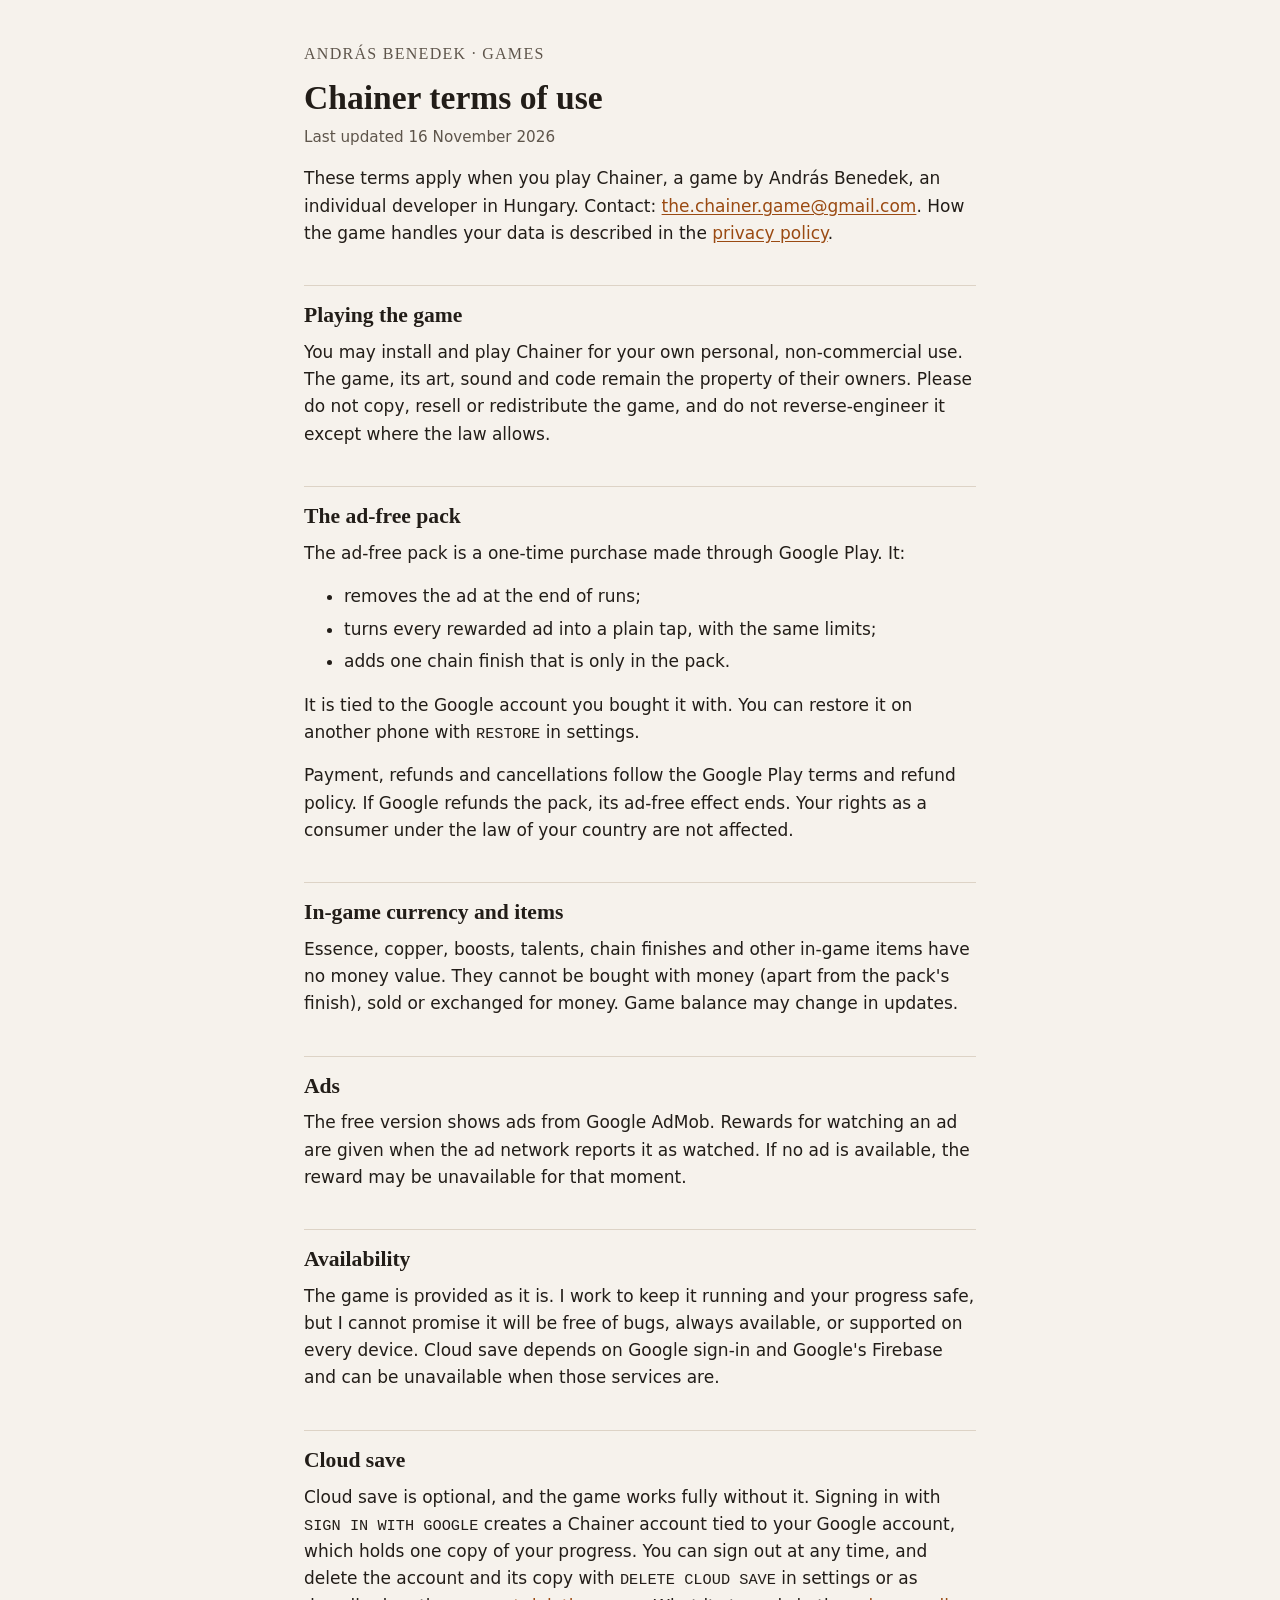
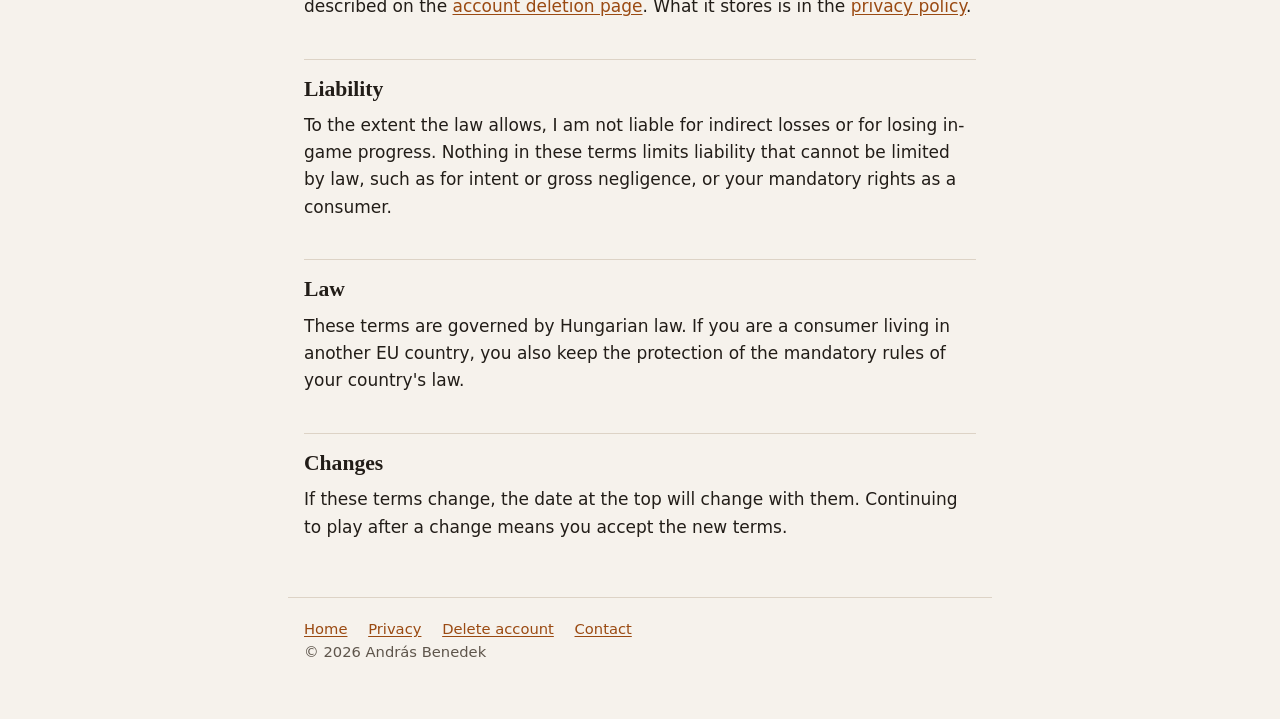
<file: chainer/terms.html>
<!doctype html>
<html lang="en">
<head>
<meta charset="utf-8">
<meta name="viewport" content="width=device-width, initial-scale=1">
<title>Chainer Terms of Use</title>
<meta name="description" content="The terms for playing Chainer and buying the ad-free pack.">
<link rel="stylesheet" href="/style.css">
</head>
<body>
<header>
  <a class="site" href="/">András Benedek · games</a>
</header>
<main>
  <h1>Chainer terms of use</h1>
  <p class="meta">Last updated 16 November 2026</p>

  <p>These terms apply when you play Chainer, a game by András Benedek, an individual developer in Hungary. Contact: <a href="mailto:the.chainer.game@gmail.com">the.chainer.game@gmail.com</a>. How the game handles your data is described in the <a href="/chainer/privacy.html">privacy policy</a>.</p>

  <h2>Playing the game</h2>
  <p>You may install and play Chainer for your own personal, non-commercial use. The game, its art, sound and code remain the property of their owners. Please do not copy, resell or redistribute the game, and do not reverse-engineer it except where the law allows.</p>

  <h2>The ad-free pack</h2>
  <p>The ad-free pack is a one-time purchase made through Google Play. It:</p>
  <ul>
    <li>removes the ad at the end of runs;</li>
    <li>turns every rewarded ad into a plain tap, with the same limits;</li>
    <li>adds one chain finish that is only in the pack.</li>
  </ul>
  <p>It is tied to the Google account you bought it with. You can restore it on another phone with <span class="ui">RESTORE</span> in settings.</p>
  <p>Payment, refunds and cancellations follow the Google Play terms and refund policy. If Google refunds the pack, its ad-free effect ends. Your rights as a consumer under the law of your country are not affected.</p>

  <h2>In-game currency and items</h2>
  <p>Essence, copper, boosts, talents, chain finishes and other in-game items have no money value. They cannot be bought with money (apart from the pack's finish), sold or exchanged for money. Game balance may change in updates.</p>

  <h2>Ads</h2>
  <p>The free version shows ads from Google AdMob. Rewards for watching an ad are given when the ad network reports it as watched. If no ad is available, the reward may be unavailable for that moment.</p>

  <h2>Availability</h2>
  <p>The game is provided as it is. I work to keep it running and your progress safe, but I cannot promise it will be free of bugs, always available, or supported on every device. Cloud save depends on Google sign-in and Google's Firebase and can be unavailable when those services are.</p>

  <h2>Cloud save</h2>
  <p>Cloud save is optional, and the game works fully without it. Signing in with <span class="ui">SIGN IN WITH GOOGLE</span> creates a Chainer account tied to your Google account, which holds one copy of your progress. You can sign out at any time, and delete the account and its copy with <span class="ui">DELETE CLOUD SAVE</span> in settings or as described on the <a href="/chainer/delete-account.html">account deletion page</a>. What it stores is in the <a href="/chainer/privacy.html">privacy policy</a>.</p>

  <h2>Liability</h2>
  <p>To the extent the law allows, I am not liable for indirect losses or for losing in-game progress. Nothing in these terms limits liability that cannot be limited by law, such as for intent or gross negligence, or your mandatory rights as a consumer.</p>

  <h2>Law</h2>
  <p>These terms are governed by Hungarian law. If you are a consumer living in another EU country, you also keep the protection of the mandatory rules of your country's law.</p>

  <h2>Changes</h2>
  <p>If these terms change, the date at the top will change with them. Continuing to play after a change means you accept the new terms.</p>
</main>
<footer>
  <a href="/">Home</a>
  <a href="/chainer/privacy.html">Privacy</a>
  <a href="/chainer/delete-account.html">Delete account</a>
  <a href="mailto:the.chainer.game@gmail.com">Contact</a>
  <p>© 2026 András Benedek</p>
</footer>
</body>
</html>
</file>
<file: style.css>
:root {
  --bg: #f6f2ec;
  --surface: #ffffff;
  --text: #221d18;
  --muted: #5e554b;
  --accent: #9a4a12;
  --rule: #ddd3c6;
  color-scheme: light;
}

@media (prefers-color-scheme: dark) {
  :root:not([data-theme="light"]) {
    --bg: #14110f;
    --surface: #1d1916;
    --text: #e9e2d7;
    --muted: #a99d8f;
    --accent: #e8964f;
    --rule: #3a322b;
    color-scheme: dark;
  }
}

:root[data-theme="dark"] {
  --bg: #14110f;
  --surface: #1d1916;
  --text: #e9e2d7;
  --muted: #a99d8f;
  --accent: #e8964f;
  --rule: #3a322b;
  color-scheme: dark;
}

* { box-sizing: border-box; }

html { -webkit-text-size-adjust: 100%; }

body {
  margin: 0;
  background: var(--bg);
  color: var(--text);
  font: 17px/1.6 system-ui, -apple-system, "Segoe UI", Roboto, sans-serif;
}

main, header, footer {
  max-width: 44rem;
  margin: 0 auto;
  padding: 0 16px;
}

header { padding-top: 2.5rem; }

header .site {
  font-family: Georgia, "Times New Roman", serif;
  font-size: 1rem;
  letter-spacing: 0.08em;
  text-transform: uppercase;
  color: var(--muted);
  text-decoration: none;
}

h1, h2, h3 {
  font-family: Georgia, "Times New Roman", serif;
  line-height: 1.25;
  font-weight: 600;
}

h1 { font-size: 2.1rem; margin: 0.6rem 0 0.4rem; }
h2 { font-size: 1.35rem; margin: 2.4rem 0 0.6rem; padding-top: 1rem; border-top: 1px solid var(--rule); }
h3 { font-size: 1.08rem; margin: 1.6rem 0 0.4rem; }

p, ul, ol { margin: 0 0 1rem; }
li { margin-bottom: 0.35rem; }

a { color: var(--accent); text-underline-offset: 2px; }

.lede { font-size: 1.12rem; color: var(--muted); }
.meta { color: var(--muted); font-size: 0.95rem; }

.summary {
  background: var(--surface);
  border: 1px solid var(--rule);
  border-left: 4px solid var(--accent);
  border-radius: 6px;
  padding: 1rem 1.2rem 0.2rem;
  margin: 1.5rem 0;
}

.table-wrap { overflow-x: auto; margin: 0 0 1rem; }

table { border-collapse: collapse; width: 100%; font-size: 0.95rem; }
th, td { text-align: left; vertical-align: top; padding: 0.5rem 0.6rem; border-bottom: 1px solid var(--rule); }
th { font-weight: 600; }

.ui {
  font-family: ui-monospace, "Cascadia Mono", Consolas, monospace;
  font-size: 0.9em;
  white-space: nowrap;
}

footer {
  margin-top: 3.5rem;
  padding-top: 1.2rem;
  padding-bottom: 2.5rem;
  border-top: 1px solid var(--rule);
  color: var(--muted);
  font-size: 0.92rem;
}

footer a { margin-right: 1rem; }
</file>
